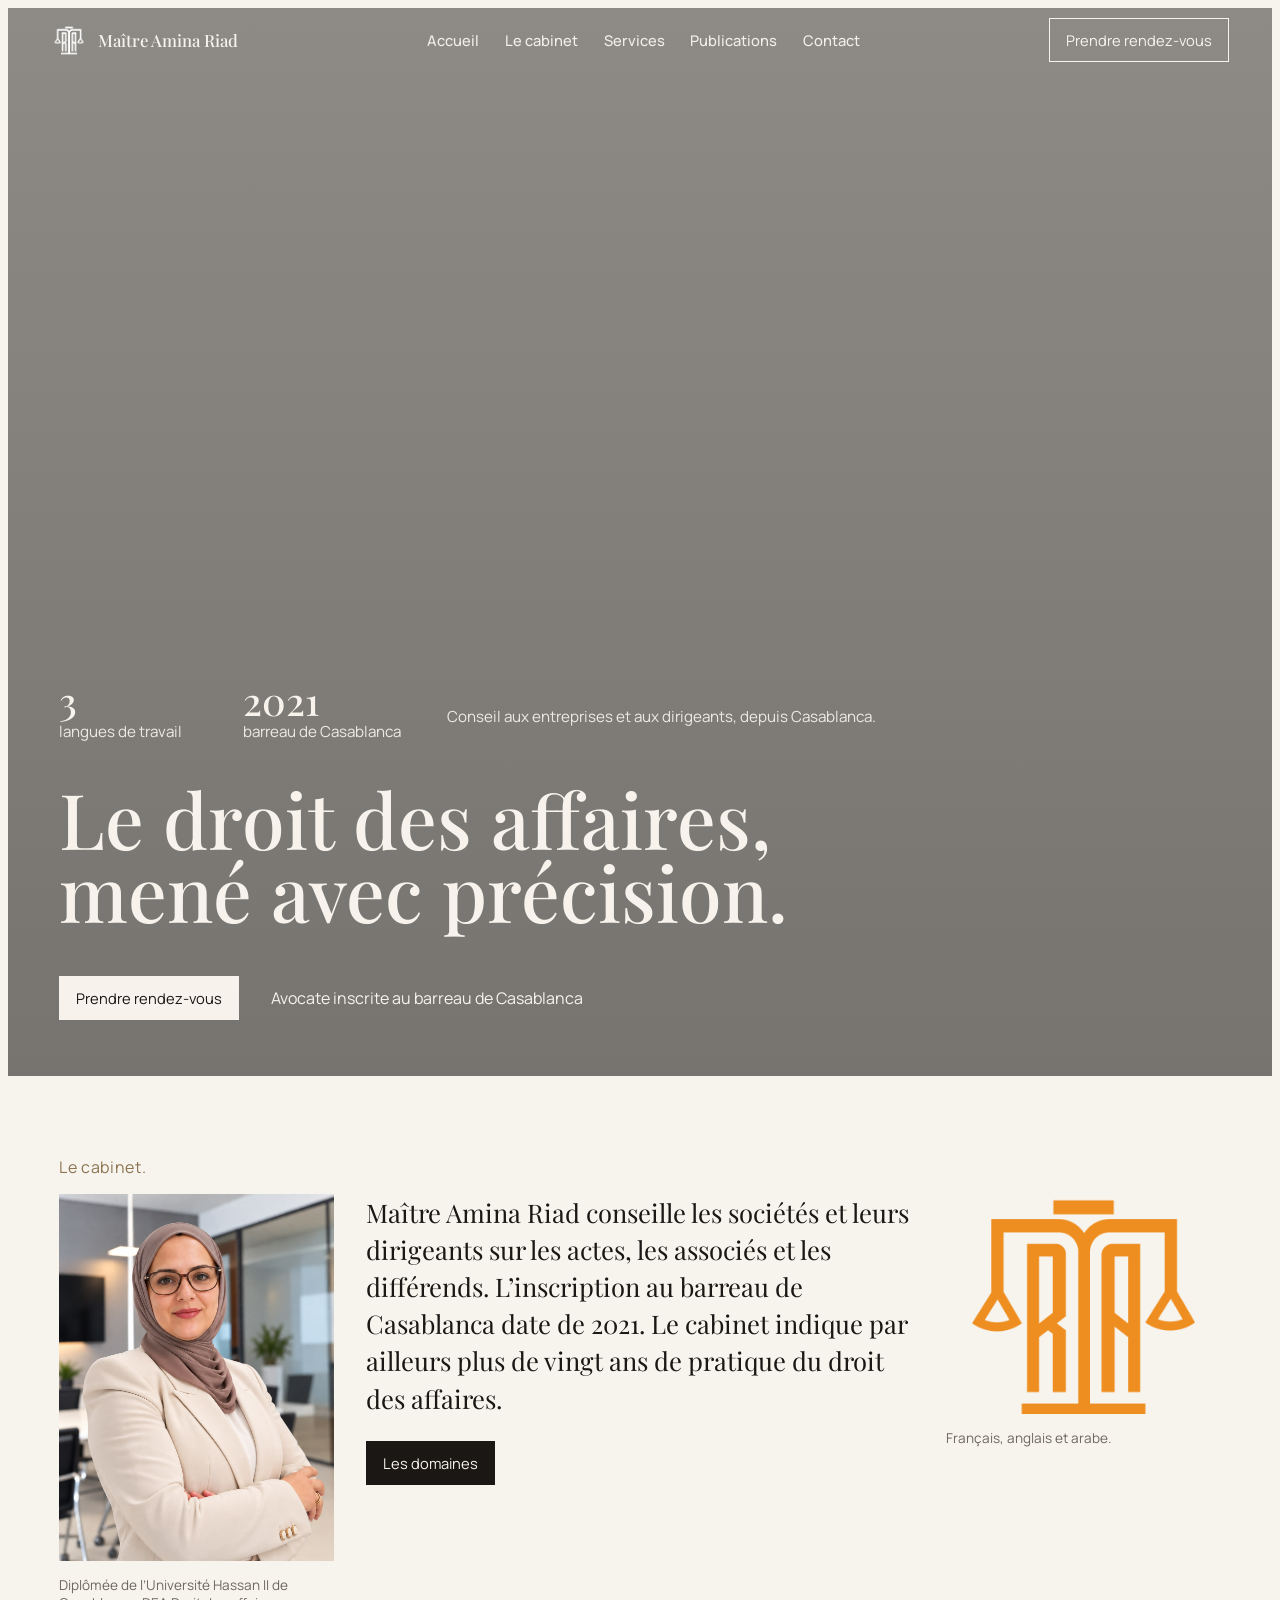
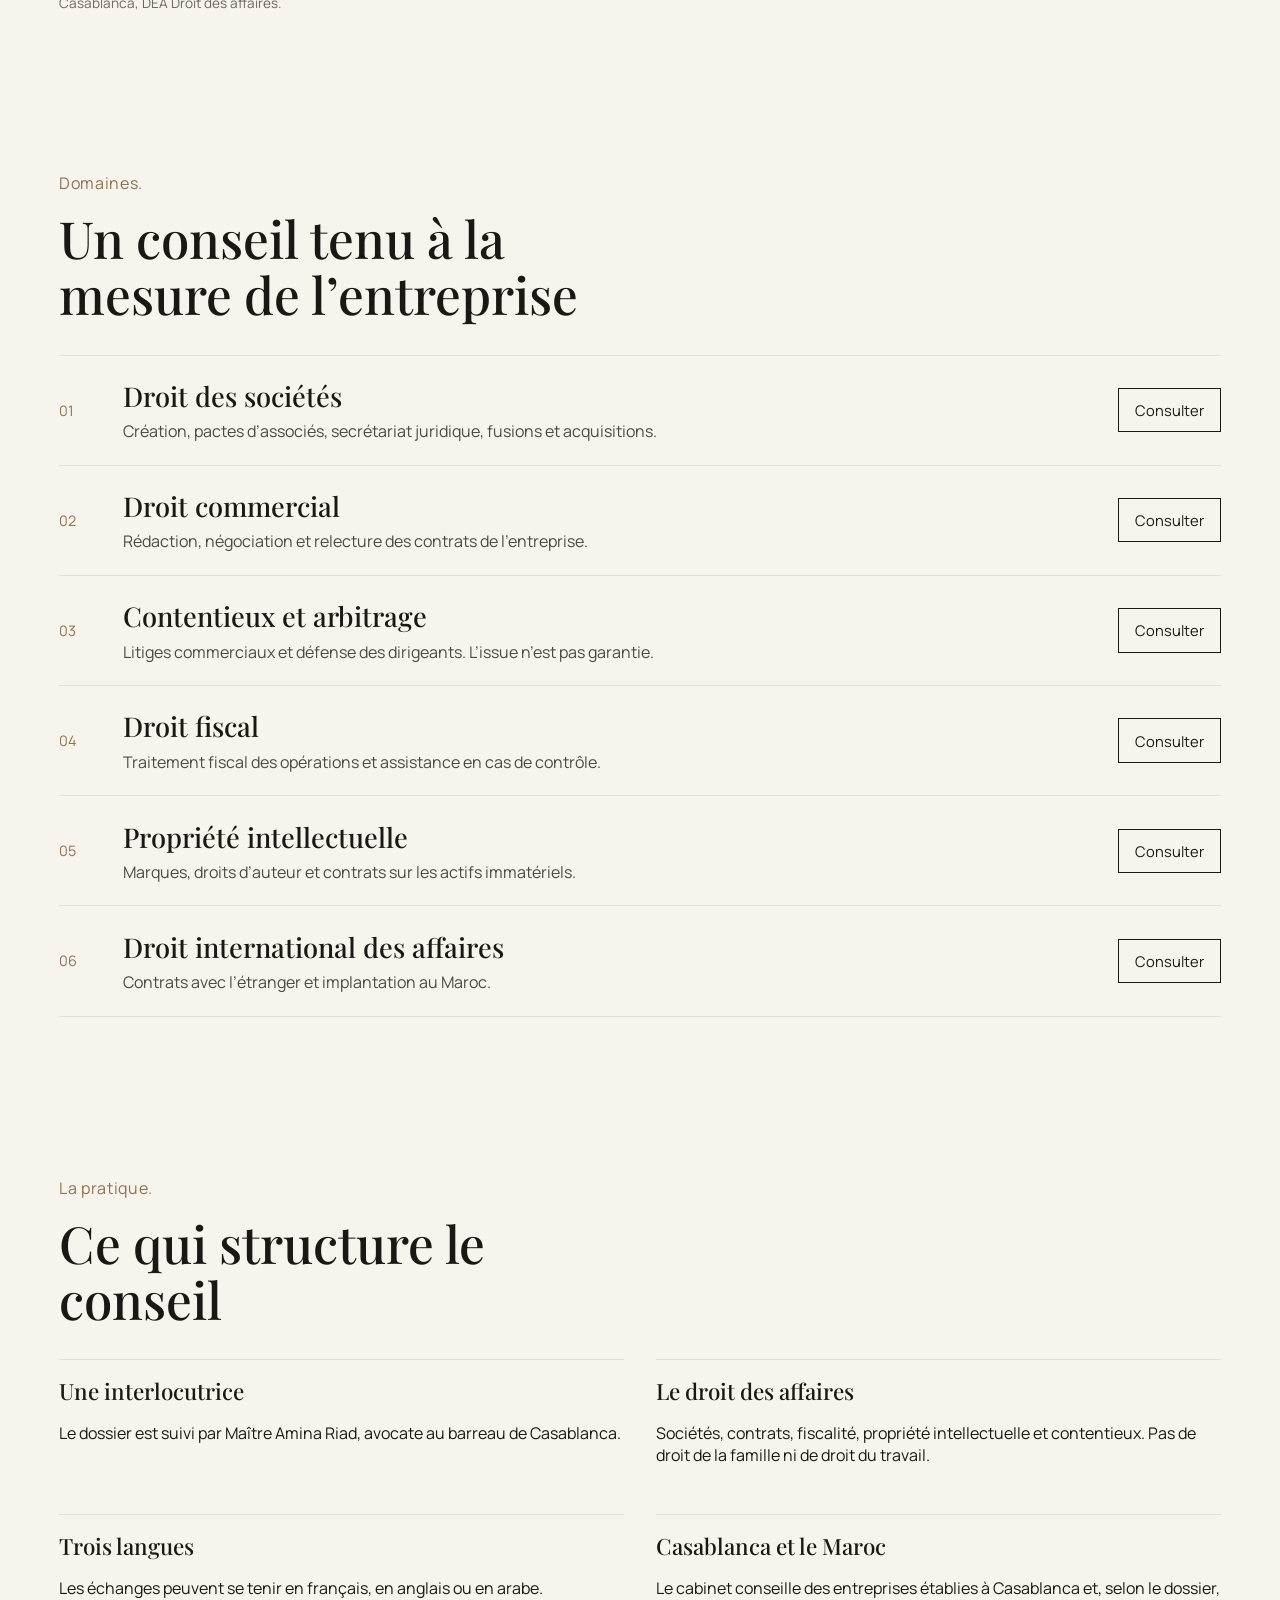
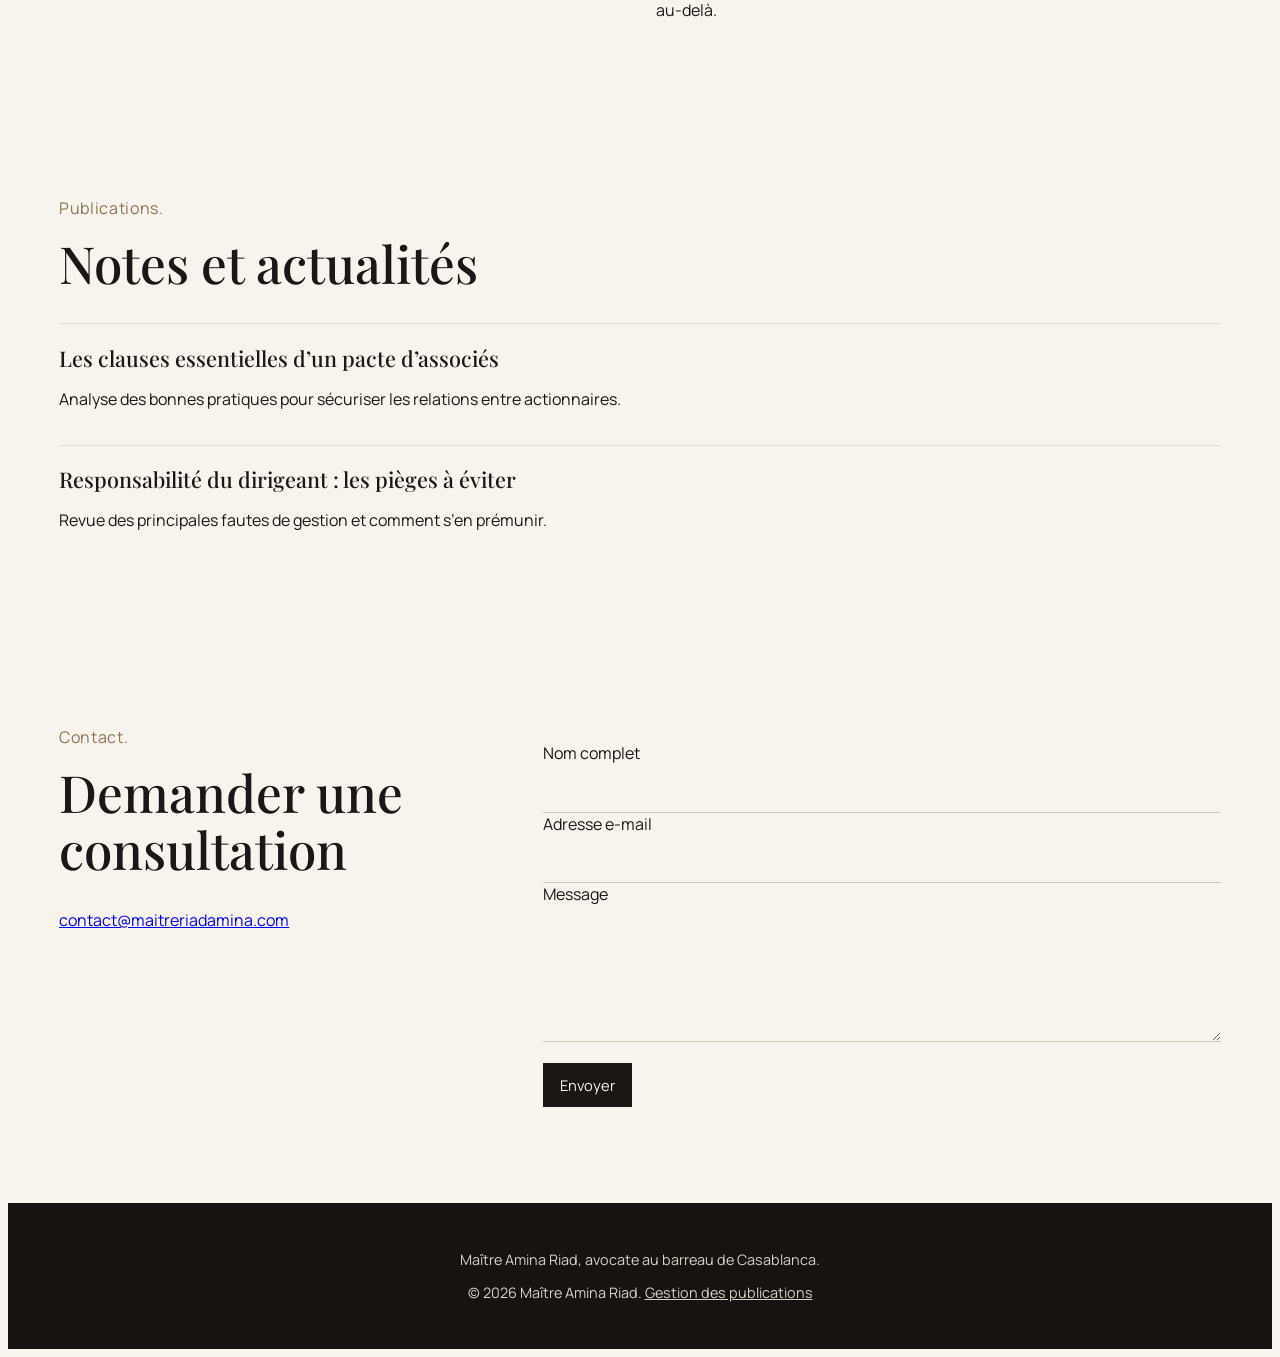
<file: index.html>
<!DOCTYPE html>
<html lang="fr">
<head>
  <meta charset="UTF-8" />
  <meta name="viewport" content="width=device-width, initial-scale=1.0" />
  <title>Avocate en droit des affaires à Casablanca | Maître Amina Riad</title>
  <meta name="description" content="Avocate au barreau de Casablanca. Conseil aux entreprises en sociétés, contrats, fiscalité, propriété intellectuelle et contentieux." />
  <link rel="canonical" href="https://maitreriadamina.com/" />
  <meta name="robots" content="index, follow" />
  <meta property="og:type" content="website" />
  <meta property="og:locale" content="fr_MA" />
  <meta property="og:site_name" content="Maître Amina Riad" />
  <meta property="og:title" content="Avocate en droit des affaires à Casablanca | Maître Amina Riad" />
  <meta property="og:description" content="Conseil aux entreprises à Casablanca : sociétés, contrats, fiscalité, propriété intellectuelle et contentieux." />
  <meta property="og:url" content="https://maitreriadamina.com/" />
  <meta property="og:image" content="https://maitreriadamina.com/image/logo.png" />
  <meta name="twitter:card" content="summary" />
  <meta name="twitter:title" content="Avocate en droit des affaires à Casablanca | Maître Amina Riad" />
  <meta name="twitter:description" content="Conseil aux entreprises à Casablanca : sociétés, contrats, fiscalité, propriété intellectuelle et contentieux." />
  <link rel="icon" href="favicon.ico" sizes="any">
  <link rel="icon" type="image/png" href="image/favicon.png" sizes="32x32">
  <link rel="preconnect" href="https://fonts.googleapis.com">
  <link rel="preconnect" href="https://fonts.gstatic.com" crossorigin>
  <link rel="preconnect" href="https://images.unsplash.com">
  <link rel="preload" as="image" href="https://images.unsplash.com/photo-1589829545856-d10d557cf95f?auto=format&fit=crop&w=2000&q=80">
  <link href="https://fonts.googleapis.com/css2?family=Manrope:wght@400;500;600&family=Playfair+Display:wght@500;700&display=swap" rel="stylesheet">
  <link rel="stylesheet" href="site.css">
  <script type="application/ld+json">
  {
    "@context": "https://schema.org",
    "@graph": [
      {
        "@type": "WebSite",
        "@id": "https://maitreriadamina.com/#website",
        "url": "https://maitreriadamina.com/",
        "name": "Maître Amina Riad",
        "inLanguage": "fr-MA",
        "publisher": { "@id": "https://maitreriadamina.com/#cabinet" }
      },
      {
        "@type": "WebPage",
        "@id": "https://maitreriadamina.com/#webpage",
        "url": "https://maitreriadamina.com/",
        "name": "Avocate en droit des affaires à Casablanca",
        "isPartOf": { "@id": "https://maitreriadamina.com/#website" },
        "about": { "@id": "https://maitreriadamina.com/#cabinet" },
        "inLanguage": "fr-MA"
      },
      {
        "@type": "LegalService",
        "@id": "https://maitreriadamina.com/#cabinet",
        "name": "Maître Amina Riad",
        "url": "https://maitreriadamina.com/",
        "image": "https://maitreriadamina.com/image/logo.png",
        "email": "contact@maitreriadamina.com",
        "description": "Cabinet d'avocate en droit des affaires à Casablanca.",
        "areaServed": [
          { "@type": "City", "name": "Casablanca" },
          { "@type": "Country", "name": "Maroc" }
        ],
        "knowsLanguage": ["fr", "en", "ar"],
        "founder": { "@id": "https://maitreriadamina.com/#amina-riad" }
      },
      {
        "@type": "Person",
        "@id": "https://maitreriadamina.com/#amina-riad",
        "name": "Amina Riad",
        "honorificPrefix": "Maître",
        "jobTitle": "Avocate en droit des affaires",
        "url": "https://maitreriadamina.com/",
        "image": "https://maitreriadamina.com/image/new%20photo.jpeg",
        "email": "contact@maitreriadamina.com",
        "worksFor": { "@id": "https://maitreriadamina.com/#cabinet" },
        "alumniOf": {
          "@type": "CollegeOrUniversity",
          "name": "Université Hassan II de Casablanca"
        },
        "knowsLanguage": ["fr", "en", "ar"],
        "knowsAbout": [
          "Droit des sociétés",
          "Droit commercial",
          "Droit fiscal des entreprises",
          "Propriété intellectuelle",
          "Droit international des affaires",
          "Contentieux commercial",
          "Arbitrage"
        ]
      }
    ]
  }
  </script>
</head>
<body class="studio">
  <header class="topbar">
    <a class="brand" href="#accueil">
      <img src="image/logo.png" alt="Logo du cabinet de Maître Amina Riad" width="36" height="36" />
      <strong>Maître Amina Riad</strong>
    </a>
    <button id="menu-button" class="menu-button" type="button" aria-expanded="false" aria-controls="menu" aria-label="Ouvrir le menu">
      <svg width="24" height="24" fill="none" stroke="currentColor" viewBox="0 0 24 24" aria-hidden="true"><path stroke-linecap="round" stroke-width="2" d="M4 7h16M4 12h16M4 17h16"></path></svg>
    </button>
    <nav id="menu" class="site-nav top-links" aria-label="Navigation principale">
      <a href="#accueil">Accueil</a>
      <a href="#a-propos">Le cabinet</a>
      <a href="#services">Services</a>
      <a href="#publications">Publications</a>
      <a href="#contact">Contact</a>
    </nav>
    <a class="btn btn-nav" href="#contact">Prendre rendez-vous</a>
  </header>

  <section class="hero" id="accueil">
    <div class="hero-facts">
      <div><strong>3</strong><span>langues de travail</span></div>
      <div><strong>2021</strong><span>barreau de Casablanca</span></div>
      <p class="hero-note">Conseil aux entreprises et aux dirigeants, depuis Casablanca.</p>
    </div>
    <h1>Le droit des affaires, mené avec précision.</h1>
    <div class="hero-foot">
      <a class="btn btn-light" href="#contact">Prendre rendez-vous</a>
      <span>Avocate inscrite au barreau de Casablanca</span>
    </div>
  </section>

  <section class="section" id="a-propos">
    <p class="eyebrow">Le cabinet.</p>
    <div class="about-grid">
      <figure>
        <img class="portrait" src="image/new%20photo.jpeg" alt="Portrait de Maître Amina Riad, avocate au barreau de Casablanca" width="1084" height="1451" />
        <figcaption>Diplômée de l’Université Hassan II de Casablanca, DEA Droit des affaires.</figcaption>
      </figure>
      <div>
        <p class="about-copy">Maître Amina Riad conseille les sociétés et leurs dirigeants sur les actes, les associés et les différends. L’inscription au barreau de Casablanca date de 2021. Le cabinet indique par ailleurs plus de vingt ans de pratique du droit des affaires.</p>
        <a class="btn btn-solid" href="#services">Les domaines</a>
      </div>
      <figure>
        <img src="image/logo.png" alt="" width="480" height="480" />
        <figcaption>Français, anglais et arabe.</figcaption>
      </figure>
    </div>
  </section>

  <section class="section" id="services">
    <p class="eyebrow">Domaines.</p>
    <h2>Un conseil tenu à la mesure de l’entreprise</h2>
    <a class="service-row" href="droit-des-societes.html">
      <span class="num">01</span>
      <div><h3>Droit des sociétés</h3><p>Création, pactes d’associés, secrétariat juridique, fusions et acquisitions.</p></div>
      <span class="btn">Consulter</span>
    </a>
    <a class="service-row" href="droit-commercial.html">
      <span class="num">02</span>
      <div><h3>Droit commercial</h3><p>Rédaction, négociation et relecture des contrats de l’entreprise.</p></div>
      <span class="btn">Consulter</span>
    </a>
    <a class="service-row" href="contentieux-arbitrage.html">
      <span class="num">03</span>
      <div><h3>Contentieux et arbitrage</h3><p>Litiges commerciaux et défense des dirigeants. L’issue n’est pas garantie.</p></div>
      <span class="btn">Consulter</span>
    </a>
    <a class="service-row" href="droit-fiscal.html">
      <span class="num">04</span>
      <div><h3>Droit fiscal</h3><p>Traitement fiscal des opérations et assistance en cas de contrôle.</p></div>
      <span class="btn">Consulter</span>
    </a>
    <a class="service-row" href="propriete-intellectuelle.html">
      <span class="num">05</span>
      <div><h3>Propriété intellectuelle</h3><p>Marques, droits d’auteur et contrats sur les actifs immatériels.</p></div>
      <span class="btn">Consulter</span>
    </a>
    <a class="service-row" href="droit-international.html">
      <span class="num">06</span>
      <div><h3>Droit international des affaires</h3><p>Contrats avec l’étranger et implantation au Maroc.</p></div>
      <span class="btn">Consulter</span>
    </a>
  </section>

  <section class="section">
    <p class="eyebrow">La pratique.</p>
    <h2>Ce qui structure le conseil</h2>
    <div class="edge-grid">
      <article><h3>Une interlocutrice</h3><p>Le dossier est suivi par Maître Amina Riad, avocate au barreau de Casablanca.</p></article>
      <article><h3>Le droit des affaires</h3><p>Sociétés, contrats, fiscalité, propriété intellectuelle et contentieux. Pas de droit de la famille ni de droit du travail.</p></article>
      <article><h3>Trois langues</h3><p>Les échanges peuvent se tenir en français, en anglais ou en arabe.</p></article>
      <article><h3>Casablanca et le Maroc</h3><p>Le cabinet conseille des entreprises établies à Casablanca et, selon le dossier, au-delà.</p></article>
    </div>
  </section>

  <section class="section" id="publications">
    <p class="eyebrow">Publications.</p>
    <h2>Notes et actualités</h2>
    <div id="publications-list">
      <article class="pub"><h3>Les clauses essentielles d’un pacte d’associés</h3><p>Analyse des bonnes pratiques pour sécuriser les relations entre actionnaires.</p></article>
      <article class="pub"><h3>Responsabilité du dirigeant : les pièges à éviter</h3><p>Revue des principales fautes de gestion et comment s’en prémunir.</p></article>
    </div>
  </section>

  <section class="section" id="contact">
    <div class="contact-grid">
      <div>
        <p class="eyebrow">Contact.</p>
        <h2>Demander une consultation</h2>
        <p><a href="mailto:contact@maitreriadamina.com">contact@maitreriadamina.com</a></p>
      </div>
      <form action="envoyer.php" method="post">
        <p id="form-status" role="status"></p>
        <input type="hidden" name="retour" value="index.html">
        <input class="hp" type="text" name="societe" tabindex="-1" autocomplete="off" aria-hidden="true">
        <label for="nom">Nom complet</label>
        <input id="nom" name="nom" type="text" required maxlength="120">
        <label for="email">Adresse e-mail</label>
        <input id="email" name="email" type="email" required maxlength="120">
        <label for="message">Message</label>
        <textarea id="message" name="message" required maxlength="5000" rows="5"></textarea>
        <p><button class="btn btn-solid" type="submit">Envoyer</button></p>
      </form>
    </div>
  </section>

  <footer class="footer-dark">
    <p>Maître Amina Riad, avocate au barreau de Casablanca.</p>
    <p>© 2026 Maître Amina Riad. <a href="admin.php">Gestion des publications</a></p>
  </footer>

  <script>
    document.addEventListener("DOMContentLoaded", () => {
      const liste = document.getElementById("publications-list");
      if (liste) {
        const echapper = (texte) => String(texte).replace(/[&<>"']/g, (c) => ({"&":"&amp;","<":"&lt;",">":"&gt;","\"":"&quot;","'":"&#39;"}[c]));
        fetch("publications.php", { cache: "no-store" })
          .then((reponse) => reponse.ok ? reponse.json() : Promise.reject())
          .then((publications) => {
            if (!Array.isArray(publications)) return;
            if (!publications.length) {
              liste.innerHTML = "<p>Aucune publication pour le moment.</p>";
              return;
            }
            liste.innerHTML = publications.map((item) => {
              const date = item.date ? `<p class="row-meta">${echapper(item.date)}</p>` : "";
              const lien = /^https?:\/\//.test(item.lien || "");
              const titre = lien ? `<a href="${echapper(item.lien)}">${echapper(item.titre)}</a>` : echapper(item.titre);
              return `<article class="pub">${date}<h3>${titre}</h3><p>${echapper(item.resume)}</p></article>`;
            }).join("");
          }).catch(() => {});
      }
      const menuButton = document.getElementById("menu-button");
      const menu = document.getElementById("menu");
      if (menuButton && menu) {
        menuButton.addEventListener("click", () => {
          const open = menu.classList.toggle("is-open");
          menuButton.setAttribute("aria-expanded", String(open));
          menuButton.setAttribute("aria-label", open ? "Fermer le menu" : "Ouvrir le menu");
        });
        menu.querySelectorAll("a").forEach((link) => link.addEventListener("click", () => {
          menu.classList.remove("is-open");
          menuButton.setAttribute("aria-expanded", "false");
        }));
      }
      const status = document.getElementById("form-status");
      const envoye = new URLSearchParams(location.search).get("envoye");
      if (status && envoye === "1") status.textContent = "Votre message a été envoyé. Le cabinet vous répondra à l’adresse indiquée.";
      if (status && envoye === "0") status.textContent = "L’envoi n’a pas abouti. Écrivez à contact@maitreriadamina.com.";
    });
  </script>
</body>
</html>
</file>
<file: site.css>
:root {
  --ink: #1b1714;
  --cream: #f3efe7;
  --paper: #f7f4ee;
  --gold: #8d7350;
  --line: #e4ddd2;
}
body { font-family: "Playfair Display", Georgia, serif; background: var(--paper); color: var(--ink); }
.text-main { color: var(--gold); }
.bg-main { background: var(--ink); }
.text-dark { color: var(--ink); }
.menu-button {
  display: inline-flex;
  align-items: center;
  justify-content: center;
  width: 2.75rem;
  height: 2.75rem;
  flex-shrink: 0;
  color: inherit;
  background: transparent;
  border: 0;
}
.site-nav {
  display: none;
  position: absolute;
  top: 100%;
  left: 0;
  right: 0;
  flex-direction: column;
  background: #161311;
  padding: 0.25rem 1rem 0.5rem;
  color: #f3eee6;
  font-family: Manrope, sans-serif;
  font-weight: 500;
}
.site-nav.is-open { display: flex; }
.site-nav a { display: block; padding: 0.8rem 0; border-bottom: 1px solid rgba(255,255,255,.12); color: inherit; text-decoration: none; }
.site-nav a:last-child { border-bottom: 0; }
@media (min-width: 1024px) {
  .menu-button { display: none; }
  .site-nav {
    display: flex;
    position: static;
    flex-direction: row;
    align-items: center;
    gap: 1.5rem;
    background: transparent;
    padding: 0;
  }
  .site-nav a { padding: 0; border: 0; }
}
header.bg-white {
  background: #161311;
  color: #f3eee6;
  box-shadow: none;
}
header.bg-white .text-dark { color: #f3eee6; }
.prose p, .prose li { line-height: 1.7; }
.prose h2 { margin-top: 2rem; }
.prose ul { padding-left: 1.2rem; list-style: disc; }

.studio { background: var(--paper); color: var(--ink); }
.studio, .studio button, .studio input, .studio textarea, .studio label, .topbar, .eyebrow, .meta, .btn {
  font-family: Manrope, sans-serif;
}
.studio h1, .studio h2, .studio h3 { font-family: "Playfair Display", Georgia, serif; }
.topbar {
  position: absolute;
  z-index: 20;
  top: 0; left: 0; right: 0;
  display: flex;
  align-items: center;
  justify-content: space-between;
  gap: 1rem;
  padding: 1.1rem 4vw;
  color: #f7f3ec;
}
.brand { display: flex; align-items: center; gap: .7rem; color: inherit; text-decoration: none; min-width: 0; }
.brand img { width: 36px; height: 36px; object-fit: contain; filter: brightness(0) invert(1); }
.brand strong { font-family: "Playfair Display", serif; font-weight: 500; font-size: 1.05rem; }
.top-links { display: none; gap: 1.6rem; font-size: .92rem; }
.top-links a { color: inherit; text-decoration: none; }
.btn {
  display: inline-flex;
  align-items: center;
  justify-content: center;
  border: 1px solid currentColor;
  color: inherit;
  text-decoration: none;
  padding: .7rem 1rem;
  font-size: .92rem;
  background: transparent;
  cursor: pointer;
}
.btn-solid { background: var(--ink); color: #f7f3ec; border-color: var(--ink); }
.btn-light { background: #f7f3ec; color: var(--ink); border-color: #f7f3ec; }
.hero {
  min-height: 100vh;
  color: #f7f3ec;
  background:
    linear-gradient(180deg, rgba(12,10,8,.45), rgba(12,10,8,.55)),
    url("https://images.unsplash.com/photo-1589829545856-d10d557cf95f?auto=format&fit=crop&w=2000&q=80") center/cover no-repeat;
  display: flex;
  flex-direction: column;
  justify-content: flex-end;
  padding: 7rem 4vw 3.5rem;
}
.hero-facts { display: grid; gap: 1.5rem; margin-bottom: 2.5rem; }
.hero-facts strong { display: block; font-family: "Playfair Display", serif; font-size: 2.4rem; font-weight: 500; line-height: 1; }
.hero-facts span, .hero-note { font-size: .95rem; max-width: 28rem; opacity: .92; }
.hero h1 { font-size: clamp(2.7rem, 6vw, 5.4rem); line-height: .95; font-weight: 500; max-width: 16ch; margin: 0 0 1.5rem; }
.hero-foot { display: flex; flex-wrap: wrap; gap: 1rem 2rem; align-items: center; margin-top: 1.5rem; }
.section { padding: 5rem 4vw; }
.eyebrow { color: var(--gold); letter-spacing: .04em; margin: 0 0 1rem; }
.about-grid, .edge-grid { display: grid; gap: 2rem; }
.about-grid figure, .edge-grid figure { margin: 0; }
.about-grid img, .edge-photo { width: 100%; height: 220px; object-fit: cover; }
.about-grid img.portrait { height: auto; max-height: 560px; object-fit: cover; object-position: center 15%; }
.about-grid figcaption, .row-meta { color: #6e675f; font-size: .85rem; margin-top: .6rem; }
.about-copy { font-family: "Playfair Display", serif; font-size: clamp(1.35rem, 2vw, 1.8rem); line-height: 1.45; margin: 0 0 1.5rem; }
.section h2 { font-size: clamp(2rem, 4vw, 3.4rem); font-weight: 500; line-height: 1.1; margin: 0 0 2rem; max-width: 18ch; }
.service-row {
  display: grid;
  gap: 1rem;
  align-items: center;
  padding: 1.4rem 0;
  border-top: 1px solid var(--line);
  text-decoration: none;
  color: inherit;
}
.service-row:last-child { border-bottom: 1px solid var(--line); }
.num { color: var(--gold); font-size: .9rem; }
.service-row h3 { font-size: 1.7rem; font-weight: 500; margin: 0 0 .4rem; }
.service-row p { margin: 0; color: #4e4842; max-width: 42rem; }
.edge-grid article { padding-top: 1rem; border-top: 1px solid var(--line); }
.edge-grid h3 { font-size: 1.4rem; font-weight: 500; margin: 0 0 .4rem; }
.pub { border-top: 1px solid var(--line); padding: 1.2rem 0; }
.pub h3 { font-size: 1.35rem; margin: 0 0 .3rem; font-weight: 500; }
.contact-grid { display: grid; gap: 2rem; }
.contact-grid input, .contact-grid textarea {
  width: 100%;
  background: transparent;
  border: 0;
  border-bottom: 1px solid #cfc6ba;
  padding: .8rem 0;
  font: inherit;
  color: inherit;
}
.footer-dark { background: #161311; color: #d9d1c6; padding: 2rem 4vw; text-align: center; font-family: Manrope, sans-serif; font-size: .9rem; }
.footer-dark a { color: inherit; }
.contact-grid form { position: relative; }
.contact-grid input.hp {
  position: absolute;
  left: 0;
  top: 0;
  width: 1px;
  height: 1px;
  max-width: 1px;
  padding: 0;
  margin: 0;
  border: 0;
  overflow: hidden;
  clip: rect(0,0,0,0);
}
@media (min-width: 800px) {
  .top-links { display: flex; }
  .hero-facts { grid-template-columns: 160px 180px 1fr; align-items: end; }
  .about-grid { grid-template-columns: .7fr 1.4fr .7fr; align-items: start; }
  .service-row { grid-template-columns: 3rem 1fr auto; }
  .edge-grid { grid-template-columns: 1fr 1fr; }
  .contact-grid { grid-template-columns: .8fr 1.2fr; align-items: start; }
}
@media (max-width: 799px) {
  .btn-nav { display: none; }
}
</file>
